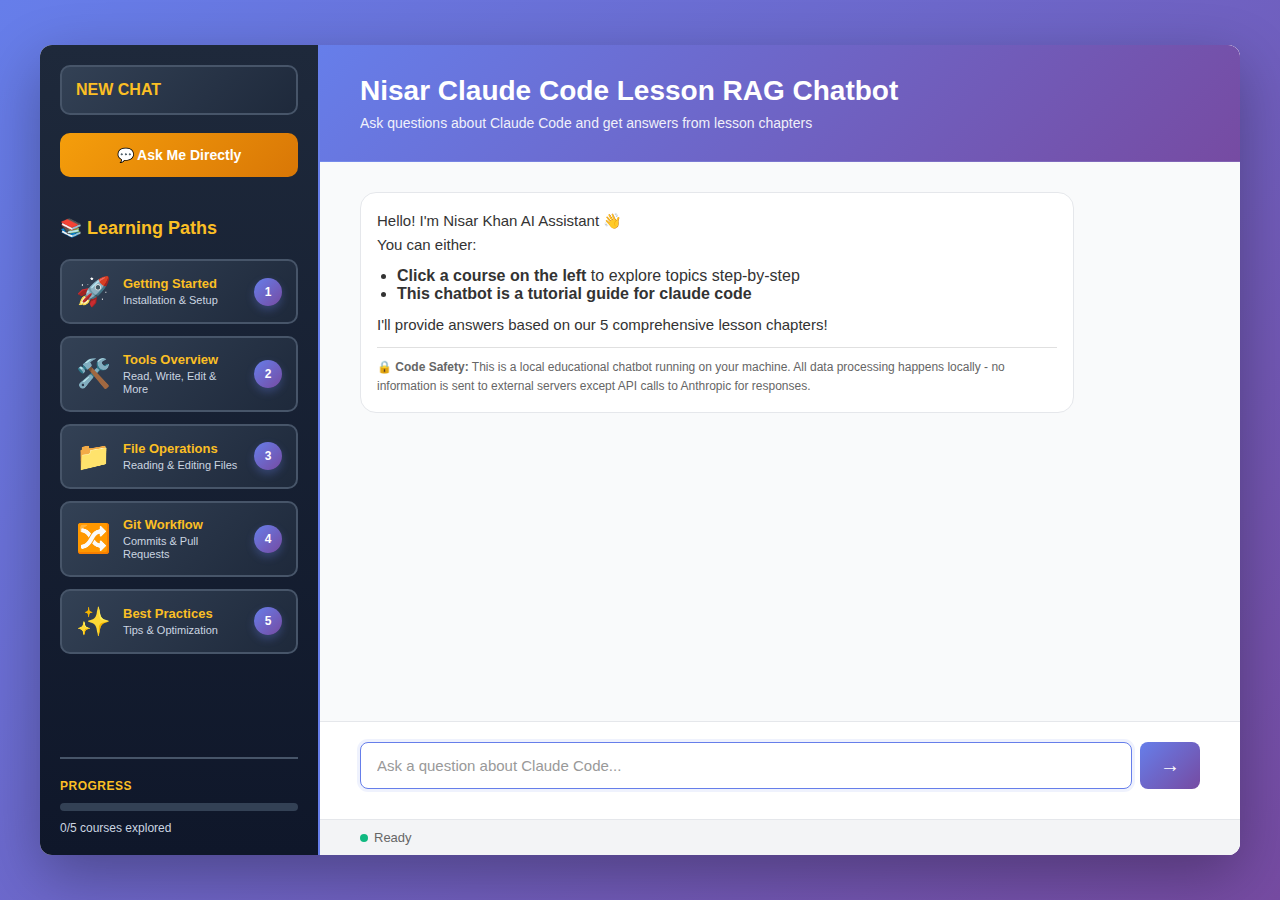
<file: templates/index.html>
<!DOCTYPE html>
<html lang="en">
<head>
    <meta charset="UTF-8">
    <meta name="viewport" content="width=device-width, initial-scale=1.0">
    <title>Nisar Claude Code Lesson RAG Chatbot</title>
    <link rel="stylesheet" href="/static/style.css">
</head>
<body>
    <div class="main-layout">
        <!-- Left Sidebar with Courses -->
        <div class="sidebar">
            <!-- New Chat Button -->
            <button class="new-chat-btn" onclick="startNewChat()">
                NEW CHAT
            </button>

            <!-- Ask Me Directly Button -->
            <button class="ask-directly-btn" onclick="toggleAskMode()">
                💬 Ask Me Directly
            </button>

            <div class="sidebar-header">
                <h2>📚 Learning Paths</h2>
            </div>

            <div class="courses-container">
                <!-- Course 1 -->
                <div class="course-card" onclick="selectCourse(0)" data-course="0">
                    <div class="course-icon">🚀</div>
                    <div class="course-info">
                        <h3>Getting Started</h3>
                        <p>Installation & Setup</p>
                    </div>
                    <span class="course-badge">1</span>
                </div>

                <!-- Course 2 -->
                <div class="course-card" onclick="selectCourse(1)" data-course="1">
                    <div class="course-icon">🛠️</div>
                    <div class="course-info">
                        <h3>Tools Overview</h3>
                        <p>Read, Write, Edit & More</p>
                    </div>
                    <span class="course-badge">2</span>
                </div>

                <!-- Course 3 -->
                <div class="course-card" onclick="selectCourse(2)" data-course="2">
                    <div class="course-icon">📁</div>
                    <div class="course-info">
                        <h3>File Operations</h3>
                        <p>Reading & Editing Files</p>
                    </div>
                    <span class="course-badge">3</span>
                </div>

                <!-- Course 4 -->
                <div class="course-card" onclick="selectCourse(3)" data-course="3">
                    <div class="course-icon">🔀</div>
                    <div class="course-info">
                        <h3>Git Workflow</h3>
                        <p>Commits & Pull Requests</p>
                    </div>
                    <span class="course-badge">4</span>
                </div>

                <!-- Course 5 -->
                <div class="course-card" onclick="selectCourse(4)" data-course="4">
                    <div class="course-icon">✨</div>
                    <div class="course-info">
                        <h3>Best Practices</h3>
                        <p>Tips & Optimization</p>
                    </div>
                    <span class="course-badge">5</span>
                </div>
            </div>

            <div class="progress-section">
                <h4>Progress</h4>
                <div class="progress-bar">
                    <div id="progressFill" class="progress-fill"></div>
                </div>
                <p id="progressText" class="progress-text">0/5 courses explored</p>
            </div>
        </div>

        <!-- Main Container -->
        <div class="container">
            <!-- Header -->
            <div class="header">
                <div class="header-content">
                    <h1>Nisar Claude Code Lesson RAG Chatbot</h1>
                    <p id="courseSubtitle">Ask questions about Claude Code and get answers from lesson chapters</p>
                </div>
            </div>

            <!-- Main Chat Area -->
            <div class="chat-area">
                <!-- Messages Container -->
                <div id="messages" class="messages">
                    <div class="message bot-message">
                        <div class="message-content">
                            <p>Hello! I'm Nisar Khan AI Assistant 👋</p>
                            <p>You can either:</p>
                            <ul style="margin: 10px 0; padding-left: 20px;">
                                <li><strong>Click a course on the left</strong> to explore topics step-by-step</li>
                                <li><strong>This chatbot is a tutorial guide for claude code</strong></li>
                            </ul>
                            <p>I'll provide answers based on our 5 comprehensive lesson chapters!</p>
                            <p style="margin-top: 10px; padding-top: 10px; border-top: 1px solid #e0e0e0; font-size: 12px; color: #666;">
                                <strong>🔒 Code Safety:</strong> This is a local educational chatbot running on your machine. All data processing happens locally - no information is sent to external servers except API calls to Anthropic for responses.
                            </p>
                        </div>
                    </div>
                </div>

                <!-- Suggested Questions Panel -->
                <div id="suggestionsPanel" class="suggestions-panel" style="display: none;">
                    <h3 id="suggestionsTitle">Suggested Questions</h3>
                    <div id="suggestionsList" class="suggestions-list"></div>
                </div>

                <!-- Input Area -->
                <div class="input-area">
                    <form id="queryForm" class="query-form">
                        <div class="input-group">
                            <input
                                type="text"
                                id="queryInput"
                                class="query-input"
                                placeholder="Ask a question about Claude Code..."
                                autocomplete="off"
                            />
                            <button type="submit" class="send-button" id="sendButton">
                                <span class="send-icon">→</span>
                            </button>
                        </div>
                    </form>
                </div>
            </div>

            <!-- Status Indicator -->
            <div class="status-bar">
                <span id="statusIndicator" class="status-indicator">Ready</span>
            </div>
        </div>
    </div>

    <script>
        const messagesContainer = document.getElementById('messages');
        const queryInput = document.getElementById('queryInput');
        const queryForm = document.getElementById('queryForm');
        const sendButton = document.getElementById('sendButton');
        const statusIndicator = document.getElementById('statusIndicator');
        const suggestionsPanel = document.getElementById('suggestionsPanel');
        const suggestionsList = document.getElementById('suggestionsList');
        const courseSubtitle = document.getElementById('courseSubtitle');
        const progressFill = document.getElementById('progressFill');
        const progressText = document.getElementById('progressText');

        // Course data
        const courses = [
            {
                title: 'Getting Started',
                icon: '🚀',
                questions: [
                    'How do I install Claude Code?',
                    'What are the system requirements?',
                    'How do I set up authentication?',
                    'What is the basic workflow?'
                ]
            },
            {
                title: 'Tools Overview',
                icon: '🛠️',
                questions: [
                    'What tools are available in Claude Code?',
                    'How does the Read tool work?',
                    'Can I use the Write tool?',
                    'What is the Bash tool for?',
                    'How do Grep and Glob help?'
                ]
            },
            {
                title: 'File Operations',
                icon: '📁',
                questions: [
                    'How do I read files?',
                    'How do I create new files?',
                    'How do I edit files efficiently?',
                    'Can I read PDF files?',
                    'What are best practices for file operations?'
                ]
            },
            {
                title: 'Git Workflow',
                icon: '🔀',
                questions: [
                    'What are best practices for commits?',
                    'How do I create a pull request?',
                    'How do I handle merge conflicts?',
                    'What is a good branch naming convention?',
                    'How do I manage git workflows?'
                ]
            },
            {
                title: 'Best Practices',
                icon: '✨',
                questions: [
                    'What should I do before editing a file?',
                    'How do I debug efficiently?',
                    'What are performance optimization tips?',
                    'How do I write secure code?',
                    'What are common patterns to follow?'
                ]
            }
        ];

        let selectedCourse = -1;
        let exploreCourses = new Set();

        // Toggle Ask Mode
        window.toggleAskMode = function() {
            selectedCourse = -1;
            document.querySelectorAll('.course-card').forEach(card => {
                card.classList.remove('active');
            });

            courseSubtitle.textContent = '💬 Ask me anything about Claude Code - Free form questions welcome!';
            suggestionsPanel.style.display = 'none';

            messagesContainer.innerHTML = `
                <div class="message bot-message">
                    <div class="message-content">
                        <p><strong>💬 This chatbot is a tutorial guide for claude code</strong></p>
                        <p>You can now ask me any question about Claude Code! I'll search through all the lessons and provide you with the most relevant answer.</p>
                        <p style="margin-top: 10px; font-size: 13px; color: #666;">Type your question below and I'll help you find the answer.</p>
                        <p style="margin-top: 10px; padding-top: 10px; border-top: 1px solid #e0e0e0; font-size: 12px; color: #666;">
                            <strong>🔒 Code Safety:</strong> This is a local educational chatbot running on your machine. All data processing happens locally - no information is sent to external servers except API calls to Anthropic for responses.
                        </p>
                    </div>
                </div>
            `;

            queryInput.focus();
        };

        // Start New Chat
        window.startNewChat = function() {
            // Reset course selection to neutral state
            selectedCourse = -1;

            // Remove active state from all course cards
            document.querySelectorAll('.course-card').forEach(card => {
                card.classList.remove('active');
            });

            // Hide suggestions panel
            suggestionsPanel.style.display = 'none';

            // Reset subtitle to default
            courseSubtitle.textContent = 'Ask questions about Claude Code and get answers from lesson chapters';

            // Clear all messages and show default welcome message
            messagesContainer.innerHTML = `
                <div class="message bot-message">
                    <div class="message-content">
                        <p>Hello! I'm Nisar Khan AI Assistant 👋</p>
                        <p>You can either:</p>
                        <ul style="margin: 10px 0; padding-left: 20px;">
                            <li><strong>Click a course on the left</strong> to explore topics step-by-step</li>
                            <li><strong>This chatbot is a tutorial guide for claude code</strong></li>
                        </ul>
                        <p>I'll provide answers based on our 5 comprehensive lesson chapters!</p>
                        <p style="margin-top: 10px; padding-top: 10px; border-top: 1px solid #e0e0e0; font-size: 12px; color: #666;">
                            <strong>🔒 Code Safety:</strong> This is a local educational chatbot running on your machine. All data processing happens locally - no information is sent to external servers except API calls to Anthropic for responses.
                        </p>
                    </div>
                </div>
            `;

            // Focus input for immediate typing
            queryInput.focus();

            // Note: exploreCourses Set is NOT cleared to preserve learning progress
        };

        // Handle course selection
        window.selectCourse = function(courseIndex) {
            selectedCourse = courseIndex;
            const course = courses[courseIndex];

            exploreCourses.add(courseIndex);
            updateProgress();

            // Update UI
            document.querySelectorAll('.course-card').forEach((card, idx) => {
                card.classList.toggle('active', idx === courseIndex);
            });

            courseSubtitle.textContent = `${course.icon} ${course.title} - Click a suggested question or ask your own`;

            // Show suggestions
            suggestionsList.innerHTML = '';
            course.questions.forEach(question => {
                const btn = document.createElement('button');
                btn.className = 'suggestion-btn';
                btn.textContent = question;
                btn.onclick = (e) => {
                    e.preventDefault();
                    queryInput.value = question;
                    queryForm.dispatchEvent(new Event('submit'));
                };
                suggestionsList.appendChild(btn);
            });

            suggestionsPanel.style.display = 'block';
            queryInput.focus();

            // Clear messages for new course
            messagesContainer.innerHTML = `
                <div class="message bot-message">
                    <div class="message-content">
                        <p><strong>${course.icon} ${course.title}</strong></p>
                        <p>Choose a question below or ask something related to this topic!</p>
                    </div>
                </div>
            `;
        };

        // Update progress
        function updateProgress() {
            const completed = exploreCourses.size;
            const percentage = (completed / courses.length) * 100;
            progressFill.style.width = percentage + '%';
            progressText.textContent = `${completed}/5 courses explored`;
        }

        // Handle form submission
        queryForm.addEventListener('submit', async (e) => {
            e.preventDefault();

            const question = queryInput.value.trim();
            if (!question) return;

            // Add user message
            addMessage(question, 'user');
            queryInput.value = '';
            sendButton.disabled = true;
            statusIndicator.textContent = 'Thinking...';
            statusIndicator.classList.add('loading');

            try {
                // Send query to backend
                const response = await fetch('/api/query', {
                    method: 'POST',
                    headers: {
                        'Content-Type': 'application/json',
                    },
                    body: JSON.stringify({ question })
                });

                if (!response.ok) {
                    const error = await response.json();
                    throw new Error(error.detail || 'Failed to get response');
                }

                const data = await response.json();

                // Add bot message with answer
                addMessage(data.answer, 'bot', data.sources);

                statusIndicator.textContent = 'Ready';
                statusIndicator.classList.remove('loading');

            } catch (error) {
                console.error('Error:', error);
                addMessage(
                    `Error: ${error.message}. Please try again.`,
                    'error'
                );
                statusIndicator.textContent = 'Error';
                statusIndicator.classList.remove('loading');
            } finally {
                sendButton.disabled = false;
                queryInput.focus();
            }
        });

        // Add message to chat
        function addMessage(content, type, sources = []) {
            const messageDiv = document.createElement('div');
            messageDiv.className = `message ${type}-message`;

            let htmlContent = `<div class="message-content"><p>${escapeHtml(content)}</p>`;

            // Add sources if available
            if (sources && sources.length > 0) {
                htmlContent += '<div class="message-sources"><strong>Sources:</strong><ul>';
                for (const source of sources) {
                    // Handle both string sources (backward compatibility) and source objects
                    if (typeof source === 'string') {
                        htmlContent += `<li>${escapeHtml(source)}</li>`;
                    } else if (source.url) {
                        // Extract chapter name for display (remove .md and replace underscores)
                        const displayName = source.chapter.replace('.md', '').replace(/_/g, ' ');
                        htmlContent += `<li><a href="${escapeHtml(source.url)}" target="_blank" rel="noopener noreferrer" class="source-link">${escapeHtml(displayName)}</a></li>`;
                    } else {
                        // Fallback if URL is missing
                        const displayName = source.chapter.replace('.md', '').replace(/_/g, ' ');
                        htmlContent += `<li>${escapeHtml(displayName)}</li>`;
                    }
                }
                htmlContent += '</ul></div>';
            }

            htmlContent += '</div>';
            messageDiv.innerHTML = htmlContent;

            messagesContainer.appendChild(messageDiv);

            // Auto-scroll to bottom
            messagesContainer.scrollTop = messagesContainer.scrollHeight;
        }

        // Escape HTML to prevent XSS
        function escapeHtml(text) {
            const map = {
                '&': '&amp;',
                '<': '&lt;',
                '>': '&gt;',
                '"': '&quot;',
                "'": '&#039;'
            };
            return text.replace(/[&<>"']/g, m => map[m]);
        }

        // Focus input on load
        window.addEventListener('load', () => {
            queryInput.focus();
        });

        // Enter key handler
        queryInput.addEventListener('keypress', (e) => {
            if (e.key === 'Enter' && !e.shiftKey) {
                e.preventDefault();
                queryForm.dispatchEvent(new Event('submit'));
            }
        });
    </script>
</body>
</html>
</file>
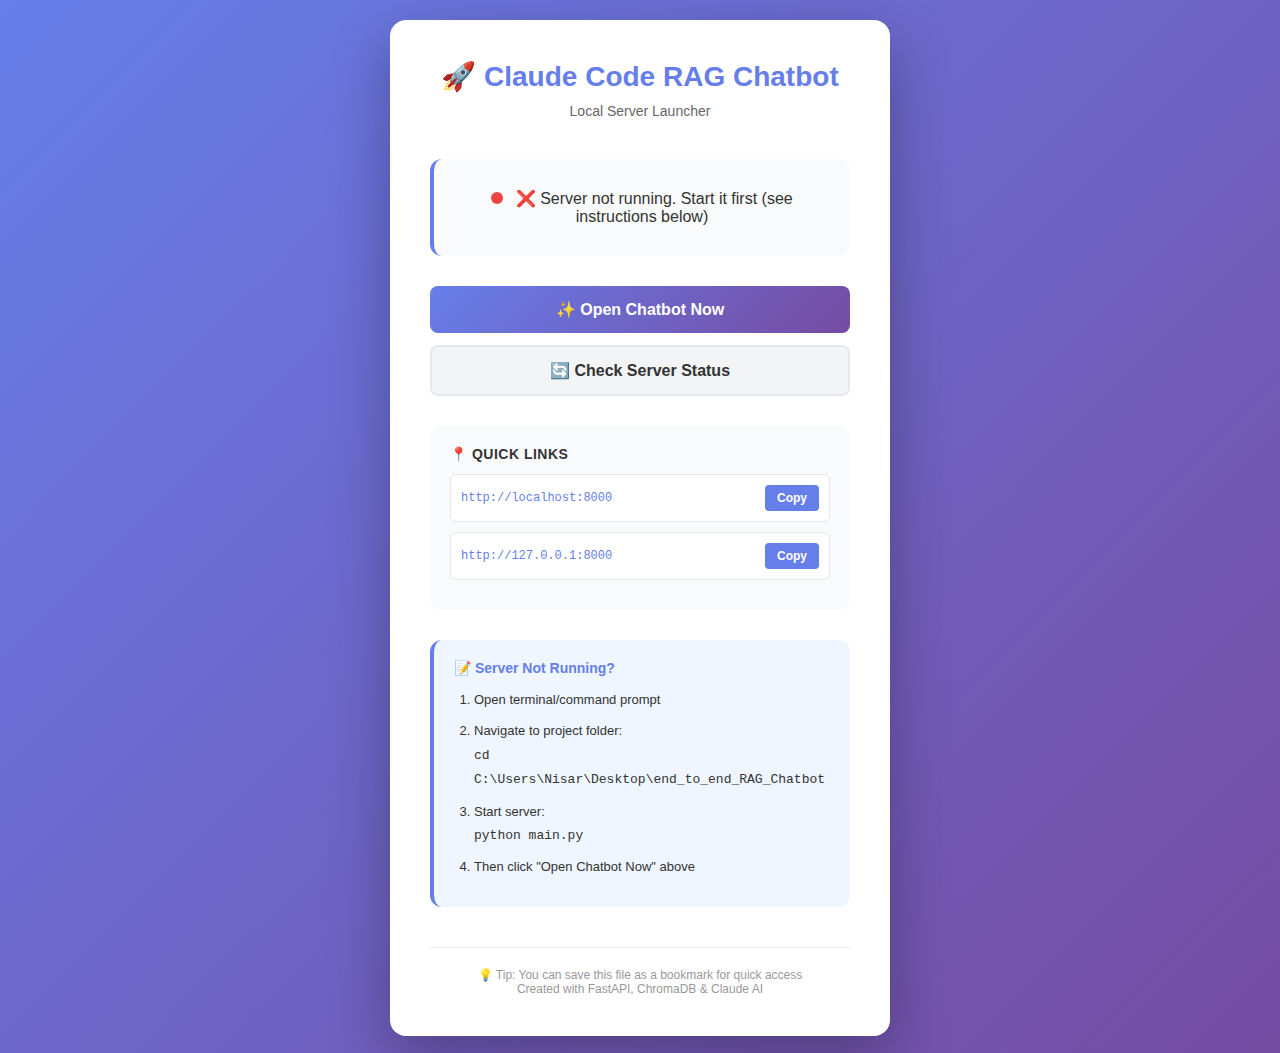
<file: OPEN_CHATBOT.html>
<!DOCTYPE html>
<html lang="en">
<head>
    <meta charset="UTF-8">
    <meta name="viewport" content="width=device-width, initial-scale=1.0">
    <title>Claude Code RAG Chatbot - Local Server Launcher</title>
    <style>
        * {
            margin: 0;
            padding: 0;
            box-sizing: border-box;
        }

        body {
            font-family: -apple-system, BlinkMacSystemFont, 'Segoe UI', Roboto, 'Helvetica Neue', Arial, sans-serif;
            background: linear-gradient(135deg, #667eea 0%, #764ba2 100%);
            min-height: 100vh;
            display: flex;
            align-items: center;
            justify-content: center;
            padding: 20px;
        }

        .container {
            background: white;
            border-radius: 16px;
            padding: 40px;
            box-shadow: 0 20px 60px rgba(0, 0, 0, 0.3);
            max-width: 500px;
            text-align: center;
        }

        h1 {
            color: #667eea;
            margin-bottom: 10px;
            font-size: 28px;
        }

        .subtitle {
            color: #666;
            margin-bottom: 40px;
            font-size: 14px;
        }

        .status {
            margin: 30px 0;
            padding: 20px;
            background: #f9fafb;
            border-radius: 12px;
            border-left: 4px solid #667eea;
        }

        .status-text {
            font-size: 16px;
            color: #333;
            margin: 10px 0;
        }

        .status-indicator {
            display: inline-block;
            width: 12px;
            height: 12px;
            border-radius: 50%;
            margin-right: 8px;
            animation: pulse 2s ease-in-out infinite;
        }

        .status-indicator.checking {
            background: #f59e0b;
        }

        .status-indicator.ready {
            background: #10b981;
            animation: none;
        }

        .status-indicator.error {
            background: #ef4444;
            animation: none;
        }

        @keyframes pulse {
            0%, 100% { opacity: 1; }
            50% { opacity: 0.6; }
        }

        .button-group {
            display: flex;
            gap: 12px;
            margin: 30px 0;
            flex-direction: column;
        }

        button {
            padding: 14px 24px;
            border: none;
            border-radius: 8px;
            font-size: 16px;
            font-weight: 600;
            cursor: pointer;
            transition: all 0.2s;
            text-decoration: none;
            display: inline-block;
        }

        .btn-primary {
            background: linear-gradient(135deg, #667eea 0%, #764ba2 100%);
            color: white;
        }

        .btn-primary:hover {
            transform: translateY(-2px);
            box-shadow: 0 10px 20px rgba(102, 126, 234, 0.3);
        }

        .btn-secondary {
            background: #f3f4f6;
            color: #333;
            border: 2px solid #e5e7eb;
        }

        .btn-secondary:hover {
            background: #e5e7eb;
        }

        .urls {
            margin: 30px 0;
            padding: 20px;
            background: #f9fafb;
            border-radius: 12px;
            text-align: left;
        }

        .urls h3 {
            color: #333;
            font-size: 14px;
            margin-bottom: 12px;
            text-transform: uppercase;
            letter-spacing: 0.5px;
        }

        .url-item {
            margin: 10px 0;
            padding: 10px;
            background: white;
            border-radius: 6px;
            border: 1px solid #e5e7eb;
            display: flex;
            justify-content: space-between;
            align-items: center;
        }

        .url-text {
            font-family: 'Monaco', 'Courier New', monospace;
            font-size: 12px;
            color: #667eea;
            word-break: break-all;
        }

        .copy-btn {
            background: #667eea;
            color: white;
            border: none;
            padding: 6px 12px;
            border-radius: 4px;
            font-size: 12px;
            cursor: pointer;
            transition: all 0.2s;
            margin-left: 10px;
            white-space: nowrap;
        }

        .copy-btn:hover {
            background: #764ba2;
        }

        .instructions {
            margin: 30px 0;
            padding: 20px;
            background: #eff6ff;
            border-radius: 12px;
            border-left: 4px solid #667eea;
            text-align: left;
        }

        .instructions h3 {
            color: #667eea;
            margin-bottom: 12px;
            font-size: 14px;
        }

        .instructions ol {
            margin-left: 20px;
            font-size: 13px;
            line-height: 1.8;
            color: #333;
        }

        .instructions li {
            margin: 8px 0;
        }

        .footer {
            margin-top: 40px;
            padding-top: 20px;
            border-top: 1px solid #e5e7eb;
            font-size: 12px;
            color: #999;
        }

        .toast {
            position: fixed;
            bottom: 20px;
            right: 20px;
            background: #10b981;
            color: white;
            padding: 12px 20px;
            border-radius: 8px;
            box-shadow: 0 10px 20px rgba(0, 0, 0, 0.2);
            animation: slideIn 0.3s ease-out;
            display: none;
        }

        .toast.show {
            display: block;
        }

        @keyframes slideIn {
            from {
                transform: translateX(400px);
                opacity: 0;
            }
            to {
                transform: translateX(0);
                opacity: 1;
            }
        }

        @media (max-width: 600px) {
            .container {
                padding: 30px 20px;
            }

            h1 {
                font-size: 24px;
            }

            button {
                padding: 12px 20px;
                font-size: 14px;
            }
        }
    </style>
</head>
<body>
    <div class="container">
        <h1>🚀 Claude Code RAG Chatbot</h1>
        <p class="subtitle">Local Server Launcher</p>

        <div class="status">
            <div class="status-text">
                <span class="status-indicator checking" id="indicator"></span>
                <span id="status-message">Checking server status...</span>
            </div>
        </div>

        <div class="button-group">
            <button class="btn-primary" onclick="openChatbot()">
                ✨ Open Chatbot Now
            </button>
            <button class="btn-secondary" onclick="checkServer()">
                🔄 Check Server Status
            </button>
        </div>

        <div class="urls">
            <h3>📍 Quick Links</h3>
            <div class="url-item">
                <div class="url-text">http://localhost:8000</div>
                <button class="copy-btn" onclick="copyToClipboard('http://localhost:8000')">Copy</button>
            </div>
            <div class="url-item">
                <div class="url-text">http://127.0.0.1:8000</div>
                <button class="copy-btn" onclick="copyToClipboard('http://127.0.0.1:8000')">Copy</button>
            </div>
        </div>

        <div class="instructions">
            <h3>📝 Server Not Running?</h3>
            <ol>
                <li>Open terminal/command prompt</li>
                <li>Navigate to project folder:
                    <br><code>cd C:\Users\Nisar\Desktop\end_to_end_RAG_Chatbot</code>
                </li>
                <li>Start server:
                    <br><code>python main.py</code>
                </li>
                <li>Then click "Open Chatbot Now" above</li>
            </ol>
        </div>

        <div class="footer">
            <p>💡 Tip: You can save this file as a bookmark for quick access</p>
            <p>Created with FastAPI, ChromaDB & Claude AI</p>
        </div>
    </div>

    <div class="toast" id="toast"></div>

    <script>
        // Check server status on load
        window.addEventListener('load', checkServer);

        async function checkServer() {
            const indicator = document.getElementById('indicator');
            const message = document.getElementById('status-message');

            indicator.className = 'status-indicator checking';
            message.textContent = 'Checking server status...';

            try {
                const response = await fetch('http://localhost:8000/api/health');

                if (response.ok) {
                    const data = await response.json();
                    indicator.className = 'status-indicator ready';

                    if (data.rag_initialized) {
                        message.textContent = '✅ Server is ready! Click "Open Chatbot Now"';
                    } else {
                        message.textContent = '⏳ Server is starting... (initializing database)';
                    }
                } else {
                    throw new Error('Server responded with error');
                }
            } catch (error) {
                indicator.className = 'status-indicator error';
                message.textContent = '❌ Server not running. Start it first (see instructions below)';
            }
        }

        function openChatbot() {
            try {
                window.location.href = 'http://localhost:8000';
            } catch (error) {
                showToast('Opening browser... If it does not open, copy the URL and open manually');
                setTimeout(() => {
                    window.open('http://localhost:8000', '_blank');
                }, 500);
            }
        }

        function copyToClipboard(text) {
            navigator.clipboard.writeText(text).then(() => {
                showToast('✅ Copied to clipboard!');
            }).catch(() => {
                alert('Failed to copy. Please copy manually: ' + text);
            });
        }

        function showToast(message) {
            const toast = document.getElementById('toast');
            toast.textContent = message;
            toast.classList.add('show');

            setTimeout(() => {
                toast.classList.remove('show');
            }, 3000);
        }

        // Auto-check server every 5 seconds
        setInterval(checkServer, 5000);
    </script>
</body>
</html>
</file>
<file: static/style.css>
* {
    margin: 0;
    padding: 0;
    box-sizing: border-box;
}

body {
    font-family: -apple-system, BlinkMacSystemFont, 'Segoe UI', Roboto, 'Helvetica Neue', Arial, sans-serif;
    background: linear-gradient(135deg, #667eea 0%, #764ba2 100%);
    min-height: 100vh;
    display: flex;
    align-items: center;
    justify-content: center;
    color: #333;
}

/* Main Layout */
.main-layout {
    display: flex;
    width: 100%;
    max-width: 1200px;
    height: 90vh;
    background: white;
    border-radius: 12px;
    box-shadow: 0 20px 60px rgba(0, 0, 0, 0.3);
    overflow: hidden;
    margin: 20px;
}

/* Sidebar */
.sidebar {
    width: 280px;
    background: linear-gradient(180deg, #1e293b 0%, #0f172a 100%);
    border-right: 2px solid #667eea;
    overflow-y: auto;
    padding: 20px;
    display: flex;
    flex-direction: column;
}

.sidebar-header {
    margin-top: 20px;
    margin-bottom: 20px;
}

.sidebar-header h2 {
    font-size: 18px;
    font-weight: 700;
    color: #fbbf24;
    margin: 0;
}

/* Ask Me Directly Button */
.ask-directly-btn {
    background: linear-gradient(135deg, #f59e0b 0%, #d97706 100%);
    color: white;
    border: none;
    border-radius: 10px;
    padding: 14px;
    font-size: 14px;
    font-weight: 600;
    cursor: pointer;
    transition: all 0.3s;
    margin-bottom: 20px;
    display: flex;
    align-items: center;
    justify-content: center;
    gap: 8px;
    font-family: inherit;
}

.ask-directly-btn:hover {
    transform: translateY(-2px);
    box-shadow: 0 8px 16px rgba(245, 158, 11, 0.3);
}

.ask-directly-btn:active {
    transform: translateY(0);
}

/* New Chat Button */
.new-chat-btn {
    background: linear-gradient(135deg, #334155 0%, #1e293b 100%);
    color: #fbbf24;
    border: 2px solid #475569;
    border-radius: 10px;
    padding: 14px;
    font-size: 16px;
    font-weight: 600;
    cursor: pointer;
    transition: all 0.3s;
    margin-bottom: 18px;
    display: flex;
    align-items: center;
    justify-content: flex-start;
    gap: 8px;
    font-family: inherit;
}

.new-chat-btn:hover {
    border-color: #667eea;
    background: linear-gradient(135deg, #667eea30 0%, #764ba230 100%);
    transform: translateX(6px);
    box-shadow: 0 6px 16px rgba(102, 126, 234, 0.2);
}

.new-chat-btn:active {
    transform: translateX(3px);
}

.courses-container {
    display: flex;
    flex-direction: column;
    gap: 12px;
    flex: 1;
    margin-bottom: 20px;
}

/* Course Cards */
.course-card {
    display: flex;
    align-items: center;
    gap: 12px;
    padding: 14px;
    background: linear-gradient(135deg, #334155 0%, #1e293b 100%);
    border: 2px solid #475569;
    border-radius: 10px;
    cursor: pointer;
    transition: all 0.3s;
    position: relative;
}

.course-card:hover {
    border-color: #667eea;
    background: linear-gradient(135deg, #667eea30 0%, #764ba230 100%);
    transform: translateX(6px);
    box-shadow: 0 6px 16px rgba(102, 126, 234, 0.2);
}

.course-card.active {
    border-color: #667eea;
    background: linear-gradient(135deg, #667eea40 0%, #764ba240 100%);
    box-shadow: 0 8px 20px rgba(102, 126, 234, 0.3);
}

.course-icon {
    font-size: 28px;
    min-width: 32px;
    text-align: center;
}

.course-info {
    flex: 1;
    min-width: 0;
}

.course-info h3 {
    font-size: 13px;
    font-weight: 600;
    color: #fbbf24;
    margin: 0;
    line-height: 1.2;
}

.course-info p {
    font-size: 11px;
    color: #cbd5e1;
    margin: 2px 0 0 0;
    line-height: 1.2;
}

.course-badge {
    display: flex;
    align-items: center;
    justify-content: center;
    width: 28px;
    height: 28px;
    background: linear-gradient(135deg, #667eea 0%, #764ba2 100%);
    color: white;
    border-radius: 50%;
    font-size: 12px;
    font-weight: 700;
    flex-shrink: 0;
    box-shadow: 0 4px 8px rgba(102, 126, 234, 0.3);
}

/* Progress Section */
.progress-section {
    padding-top: 20px;
    border-top: 2px solid #475569;
}

.progress-section h4 {
    font-size: 12px;
    font-weight: 600;
    color: #fbbf24;
    margin: 0 0 10px 0;
    text-transform: uppercase;
    letter-spacing: 0.5px;
}

.progress-bar {
    width: 100%;
    height: 8px;
    background: #334155;
    border-radius: 4px;
    overflow: hidden;
    margin-bottom: 10px;
}

.progress-fill {
    height: 100%;
    background: linear-gradient(90deg, #667eea 0%, #764ba2 100%);
    border-radius: 4px;
    transition: width 0.3s ease;
    width: 0%;
    box-shadow: 0 0 8px rgba(102, 126, 234, 0.5);
}

.progress-text {
    font-size: 12px;
    color: #cbd5e1;
    margin: 0;
}

.container {
    display: flex;
    flex-direction: column;
    width: 1;
    flex: 1;
    background: white;
    overflow: hidden;
}

/* Header */
.header {
    background: linear-gradient(135deg, #667eea 0%, #764ba2 100%);
    color: white;
    padding: 30px 40px;
    border-bottom: 1px solid rgba(255, 255, 255, 0.1);
}

.header-content h1 {
    font-size: 28px;
    margin-bottom: 8px;
    font-weight: 600;
}

.header-content p {
    font-size: 14px;
    opacity: 0.9;
    font-weight: 400;
}

/* Chat Area */
.chat-area {
    display: flex;
    flex-direction: column;
    flex: 1;
    overflow: hidden;
}

/* Messages Container */
.messages {
    flex: 1;
    overflow-y: auto;
    padding: 30px 40px;
    display: flex;
    flex-direction: column;
    gap: 16px;
    background: #f9fafb;
}

.message {
    display: flex;
    gap: 12px;
    animation: slideIn 0.3s ease-out;
}

@keyframes slideIn {
    from {
        opacity: 0;
        transform: translateY(10px);
    }
    to {
        opacity: 1;
        transform: translateY(0);
    }
}

/* User Message */
.user-message {
    justify-content: flex-end;
}

.user-message .message-content {
    background: #667eea;
    color: white;
    border-radius: 16px;
    padding: 12px 16px;
    max-width: 70%;
    word-wrap: break-word;
}

.user-message p {
    font-size: 15px;
    line-height: 1.4;
}

/* Bot Message */
.bot-message {
    justify-content: flex-start;
}

.bot-message .message-content {
    background: white;
    color: #333;
    border: 1px solid #e5e7eb;
    border-radius: 16px;
    padding: 16px;
    max-width: 85%;
    word-wrap: break-word;
}

.bot-message p {
    font-size: 15px;
    line-height: 1.6;
    color: #333;
}

/* Error Message */
.error-message .message-content {
    background: #fee;
    color: #c00;
    border: 1px solid #fcc;
}

/* Message Sources */
.message-sources {
    margin-top: 12px;
    padding-top: 12px;
    border-top: 1px solid rgba(0, 0, 0, 0.1);
}

.message-sources strong {
    display: block;
    font-size: 13px;
    font-weight: 600;
    color: #667eea;
    margin-bottom: 6px;
}

.message-sources ul {
    list-style: none;
    font-size: 13px;
}

.message-sources li {
    padding: 4px 0;
    color: #666;
}

.message-sources li::before {
    content: "• ";
    color: #667eea;
    margin-right: 6px;
}

/* Source Links */
.message-sources a.source-link {
    color: #667eea;
    text-decoration: none;
    transition: color 0.2s, text-decoration 0.2s;
    font-weight: 500;
}

.message-sources a.source-link:hover {
    color: #764ba2;
    text-decoration: underline;
}

.message-sources a.source-link:active {
    color: #5568d3;
}

/* Suggestions Panel */
.suggestions-panel {
    padding: 20px 40px;
    background: #f0f4ff;
    border-top: 1px solid #d0dffb;
    max-height: 180px;
    overflow-y: auto;
}

.suggestions-panel h3 {
    font-size: 13px;
    font-weight: 600;
    color: #667eea;
    margin: 0 0 12px 0;
}

.suggestions-list {
    display: flex;
    flex-direction: column;
    gap: 8px;
}

.suggestion-btn {
    background: white;
    border: 1px solid #d0dffb;
    border-radius: 8px;
    padding: 10px 12px;
    font-size: 13px;
    color: #333;
    cursor: pointer;
    transition: all 0.2s;
    text-align: left;
    font-family: inherit;
}

.suggestion-btn:hover {
    background: #667eea;
    color: white;
    border-color: #667eea;
    transform: translateX(4px);
}

.suggestion-btn:active {
    transform: translateX(2px);
}

/* Input Area */
.input-area {
    padding: 20px 40px 30px;
    background: white;
    border-top: 1px solid #e5e7eb;
}

.query-form {
    display: flex;
    gap: 8px;
}

.input-group {
    display: flex;
    gap: 8px;
    width: 100%;
}

.query-input {
    flex: 1;
    padding: 12px 16px;
    border: 1px solid #e5e7eb;
    border-radius: 8px;
    font-size: 15px;
    transition: all 0.2s;
    font-family: inherit;
}

.query-input:focus {
    outline: none;
    border-color: #667eea;
    box-shadow: 0 0 0 3px rgba(102, 126, 234, 0.1);
}

.query-input::placeholder {
    color: #999;
}

/* Send Button */
.send-button {
    padding: 12px 20px;
    background: linear-gradient(135deg, #667eea 0%, #764ba2 100%);
    color: white;
    border: none;
    border-radius: 8px;
    cursor: pointer;
    font-size: 16px;
    font-weight: 600;
    transition: all 0.2s;
    display: flex;
    align-items: center;
    justify-content: center;
    min-width: 50px;
}

.send-button:hover:not(:disabled) {
    transform: translateY(-2px);
    box-shadow: 0 10px 20px rgba(102, 126, 234, 0.3);
}

.send-button:active:not(:disabled) {
    transform: translateY(0);
}

.send-button:disabled {
    opacity: 0.6;
    cursor: not-allowed;
}

.send-icon {
    display: inline-block;
    font-size: 20px;
}

/* Status Bar */
.status-bar {
    padding: 10px 40px;
    background: #f3f4f6;
    border-top: 1px solid #e5e7eb;
    font-size: 13px;
    color: #666;
    display: flex;
    align-items: center;
    gap: 8px;
}

.status-indicator {
    display: inline-flex;
    align-items: center;
    gap: 6px;
}

.status-indicator::before {
    content: '';
    display: inline-block;
    width: 8px;
    height: 8px;
    border-radius: 50%;
    background: #10b981;
}

.status-indicator.loading::before {
    background: #f59e0b;
    animation: pulse 1.5s ease-in-out infinite;
}

@keyframes pulse {
    0%, 100% {
        opacity: 1;
    }
    50% {
        opacity: 0.6;
    }
}

/* Scrollbar Styling */
.messages::-webkit-scrollbar {
    width: 8px;
}

.messages::-webkit-scrollbar-track {
    background: #f3f4f6;
}

.messages::-webkit-scrollbar-thumb {
    background: #d1d5db;
    border-radius: 4px;
}

.messages::-webkit-scrollbar-thumb:hover {
    background: #9ca3af;
}

/* Sidebar Scrollbar */
.sidebar::-webkit-scrollbar {
    width: 8px;
}

.sidebar::-webkit-scrollbar-track {
    background: #1e293b;
}

.sidebar::-webkit-scrollbar-thumb {
    background: #667eea;
    border-radius: 4px;
}

.sidebar::-webkit-scrollbar-thumb:hover {
    background: #764ba2;
}

.suggestions-panel::-webkit-scrollbar {
    width: 6px;
}

.suggestions-panel::-webkit-scrollbar-track {
    background: #f0f4ff;
}

.suggestions-panel::-webkit-scrollbar-thumb {
    background: #d0dffb;
    border-radius: 3px;
}

/* Responsive Design */
@media (max-width: 1024px) {
    .main-layout {
        max-width: 100%;
    }

    .sidebar {
        width: 240px;
    }
}

@media (max-width: 768px) {
    .main-layout {
        max-width: 100%;
        height: 100vh;
        border-radius: 0;
        margin: 0;
        flex-direction: column;
    }

    .sidebar {
        width: 100%;
        height: auto;
        max-height: 150px;
        padding: 12px;
        flex-direction: column;
        border-right: none;
        border-bottom: 2px solid #667eea;
        overflow-x: auto;
        overflow-y: auto;
    }

    .sidebar-header {
        display: none;
    }

    .ask-directly-btn {
        padding: 12px;
        font-size: 13px;
        margin-bottom: 12px;
    }

    .new-chat-btn {
        padding: 12px;
        font-size: 16px;
        margin-bottom: 14px;
    }

    .courses-container {
        flex-direction: row;
        gap: 10px;
        margin-bottom: 0;
    }

    .course-card {
        flex-direction: column;
        padding: 12px;
        min-width: 85px;
    }

    .course-info {
        display: none;
    }

    .course-icon {
        font-size: 24px;
    }

    .course-badge {
        width: 24px;
        height: 24px;
        font-size: 11px;
    }

    .progress-section {
        display: none;
    }

    .container {
        max-width: 100%;
        height: auto;
        flex: 1;
    }

    .header-content h1 {
        font-size: 24px;
    }

    .header-content p {
        font-size: 12px;
    }

    .messages {
        padding: 20px;
    }

    .user-message .message-content {
        max-width: 85%;
    }

    .bot-message .message-content {
        max-width: 95%;
    }

    .input-area {
        padding: 15px 20px 20px;
    }

    .query-form {
        gap: 6px;
    }

    .send-button {
        padding: 12px 16px;
        min-width: 44px;
    }

    .status-bar {
        padding: 8px 20px;
        font-size: 12px;
    }

    .suggestions-panel {
        padding: 15px 20px;
        max-height: 120px;
    }

    .suggestion-btn {
        font-size: 12px;
        padding: 8px 10px;
    }
}

@media (max-width: 480px) {
    .sidebar {
        max-height: 140px;
        padding: 10px;
    }

    .ask-directly-btn {
        padding: 10px;
        font-size: 12px;
        margin-bottom: 10px;
    }

    .new-chat-btn {
        padding: 10px;
        font-size: 14px;
        margin-bottom: 12px;
    }

    .courses-container {
        gap: 8px;
    }

    .course-card {
        min-width: 75px;
        padding: 10px;
    }

    .course-icon {
        font-size: 22px;
    }

    .course-badge {
        width: 22px;
        height: 22px;
        font-size: 10px;
    }

    .header-content h1 {
        font-size: 20px;
    }

    .header-content p {
        display: none;
    }

    .messages {
        padding: 15px;
        gap: 12px;
    }

    .user-message .message-content {
        max-width: 90%;
    }

    .bot-message .message-content {
        max-width: 100%;
    }

    .message-content p {
        font-size: 14px;
    }

    .query-input {
        font-size: 16px; /* Prevents zoom on iOS */
    }

    .suggestions-panel {
        padding: 12px 15px;
        max-height: 100px;
    }

    .suggestions-panel h3 {
        font-size: 12px;
        margin-bottom: 8px;
    }

    .suggestion-btn {
        font-size: 11px;
        padding: 6px 8px;
    }
}
</file>
